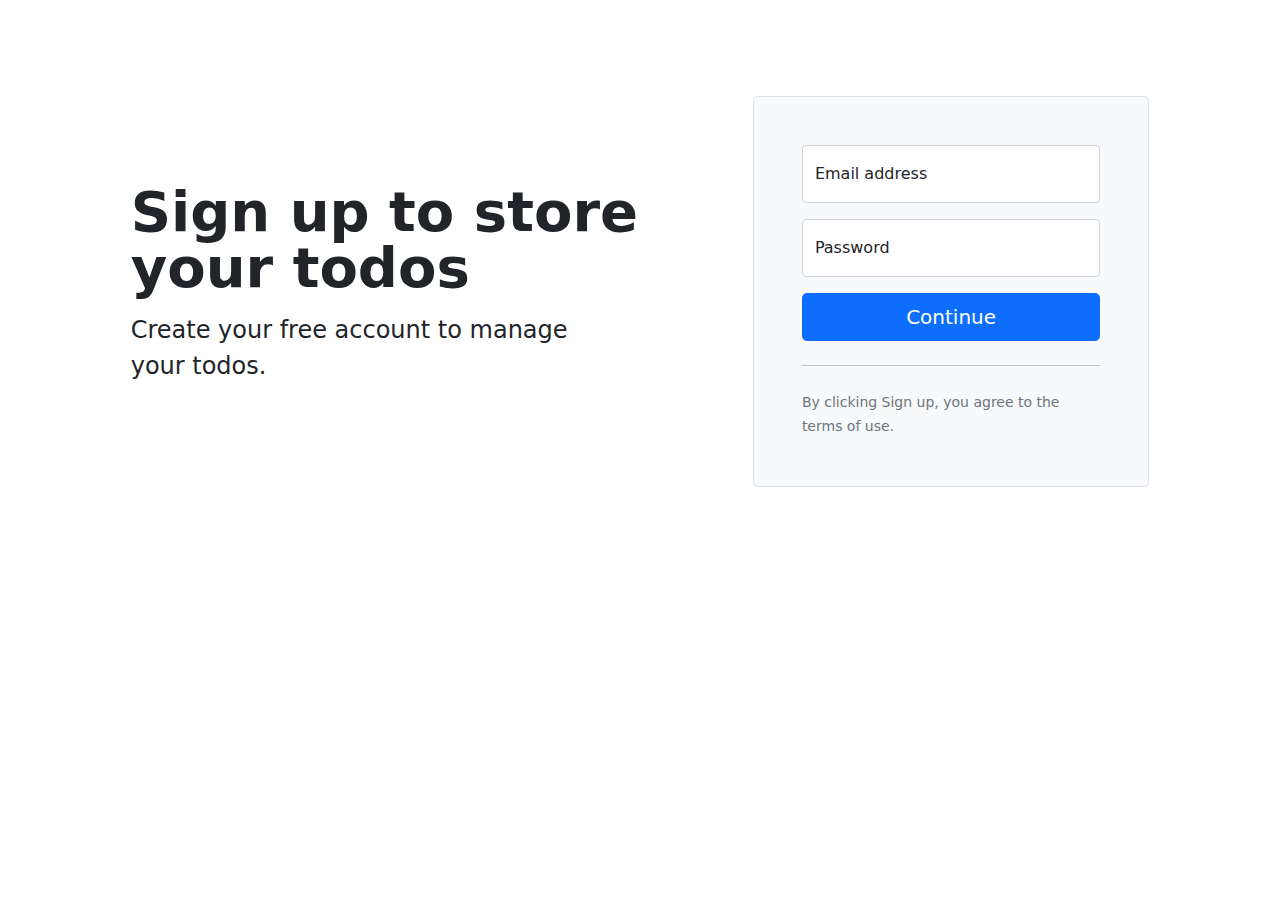
<file: public/template/index.html>
<!doctype html>
<html lang="en">

<head>

    <link rel="stylesheet" href="bootstrap.min.css">
</head>

<body>
    <div class="container col-xl-10 col-xxl-8 px-4 py-5">
        <div class="row align-items-center g-lg-5 py-5">
            <div class="col-lg-7 text-center text-lg-start">
                <h1 class="display-4 fw-bold lh-1 mb-3">Sign up to store your todos</h1>
                <p class="col-lg-10 fs-4 ">Create your free account to manage your todos.</p>
            </div>
            <div class="col-md-10 mx-auto col-lg-5">
                <form action="login.php" method="POST" class="p-4 p-md-5 border rounded-3 bg-light">
                    <div class="form-floating mb-3">
                        <input type="email" name="email" class="form-control" id="floatingInput" placeholder="name@example.com">
                        <label for="floatingInput">Email address</label>
                    </div>
                    <div class="form-floating mb-3">
                        <input type="password" name="password" class="form-control" id="floatingPassword" placeholder="Password">
                        <label for="floatingPassword">Password</label>
                    </div>
                    <button name="submit" class="w-100 btn btn-lg btn-primary" type="submit">Continue</button>
                    <hr class="my-4">
                    <small class="text-muted">By clicking Sign up, you agree to the terms of use.</small>
                </form>
            </div>
        </div>
    </div>

    <script src="bootstrap.min.js" integrity="sha384-U1DAWAznBHeqEIlVSCgzq+c9gqGAJn5c/t99JyeKa9xxaYpSvHU5awsuZVVFIhvj" crossorigin="anonymous"></script>
</body>

</html>
</file>
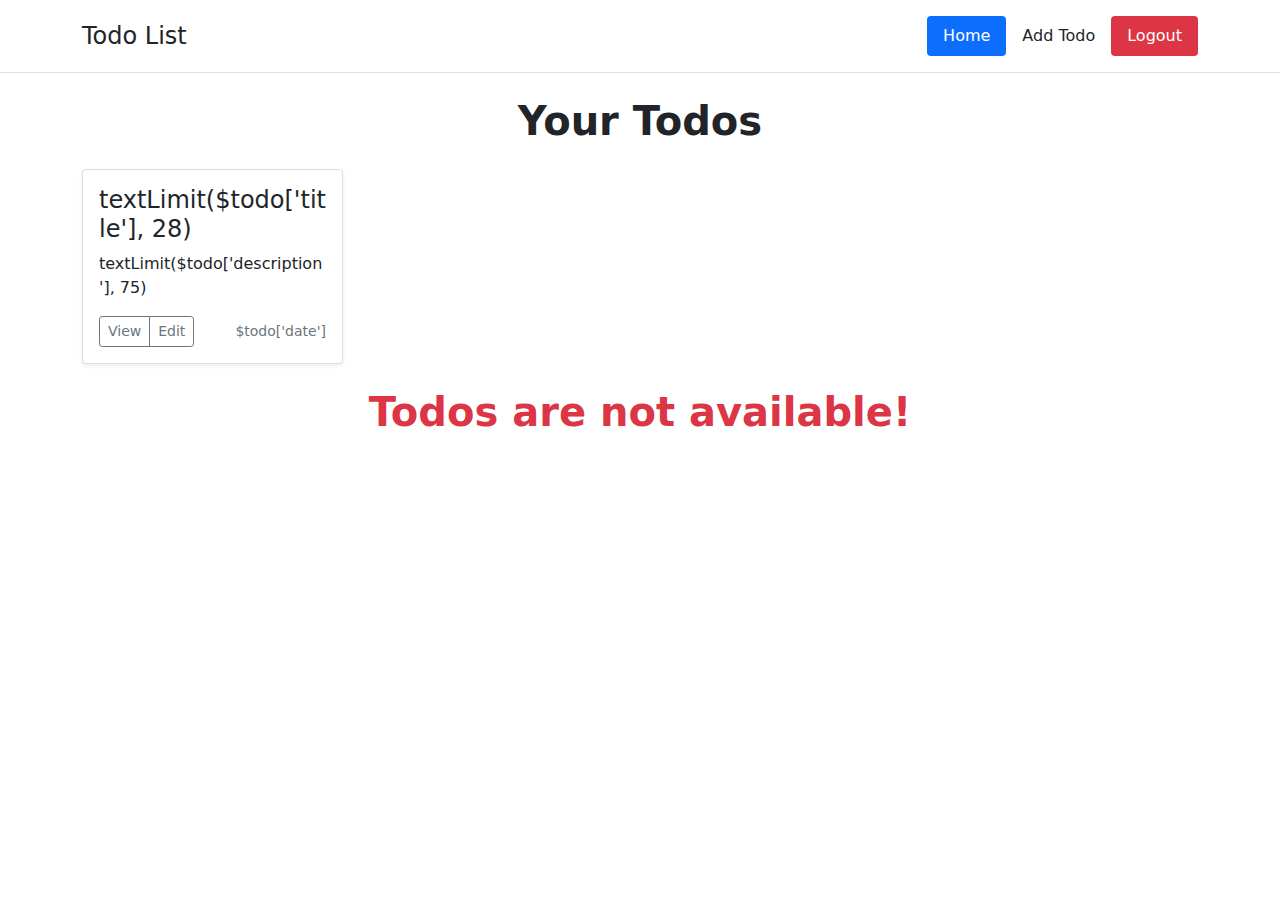
<file: public/template/todo.html>
<!DOCTYPE html>
<html lang="en">

<head>
    <meta charset="UTF-8">
    <meta http-equiv="X-UA-Compatible" content="IE=edge">
    <meta name="viewport" content="width=device-width, initial-scale=1.0">
    <title>Document</title>
</head>
<link rel="stylesheet" href="bootstrap.min.css">

<body>
    <header class="py-3 mb-4 border-bottom bg-white">
        <div class="d-flex flex-wrap justify-content-center container">
            <a href="todo.php" class="d-flex align-items-center mb-3 mb-md-0 me-md-auto text-dark text-decoration-none">
                <span class="fs-4">Todo List</span>
            </a>

            <ul class="nav nav-pills">
                <li class="nav-item"><a href="todo.php" class="nav-link active" aria-current="page">Home</a></li>
                <li class="nav-item"><a href="add-todo.php" class="nav-link text-dark">Add Todo</a></li>
                <li class="nav-item"><a href="logout.php" class="nav-link bg-danger text-white">Logout</a></li>
            </ul>
        </div>
    </header>
    <div class="container">
        <h1 class="mb-4 text-center fw-bold">Your Todos</h1>
        <div class="row">

            <div class="col-lg-3 col-md-6 mb-4">
                <div class="card shadow-sm">
                    <div class="card-body">
                        <h4 class="card-title">textLimit($todo['title'], 28)</h4>
                        <p class="card-text">textLimit($todo['description'], 75) </p>
                        <div class="d-flex justify-content-between align-items-center">
                            <div class="btn-group">
                                <a href="view-todo.php?id=' . $todo['id'] . '" class="btn btn-sm btn-outline-secondary">View</a>
                                <a href="edit-todo.php?id=' . $todo['id'] . '" class="btn btn-sm btn-outline-secondary">Edit</a>
                            </div>
                            <small class="text-muted">$todo['date']</small>
                        </div>
                    </div>
                </div>
            </div>
            <h1 class='text-danger text-center fw-bold'>Todos are not available!</h1>
        </div>
    </div>






    <script src="bootstrap.min.js" integrity="sha384-U1DAWAznBHeqEIlVSCgzq+c9gqGAJn5c/t99JyeKa9xxaYpSvHU5awsuZVVFIhvj" crossorigin="anonymous"></script>
</body>

</html>
</file>
